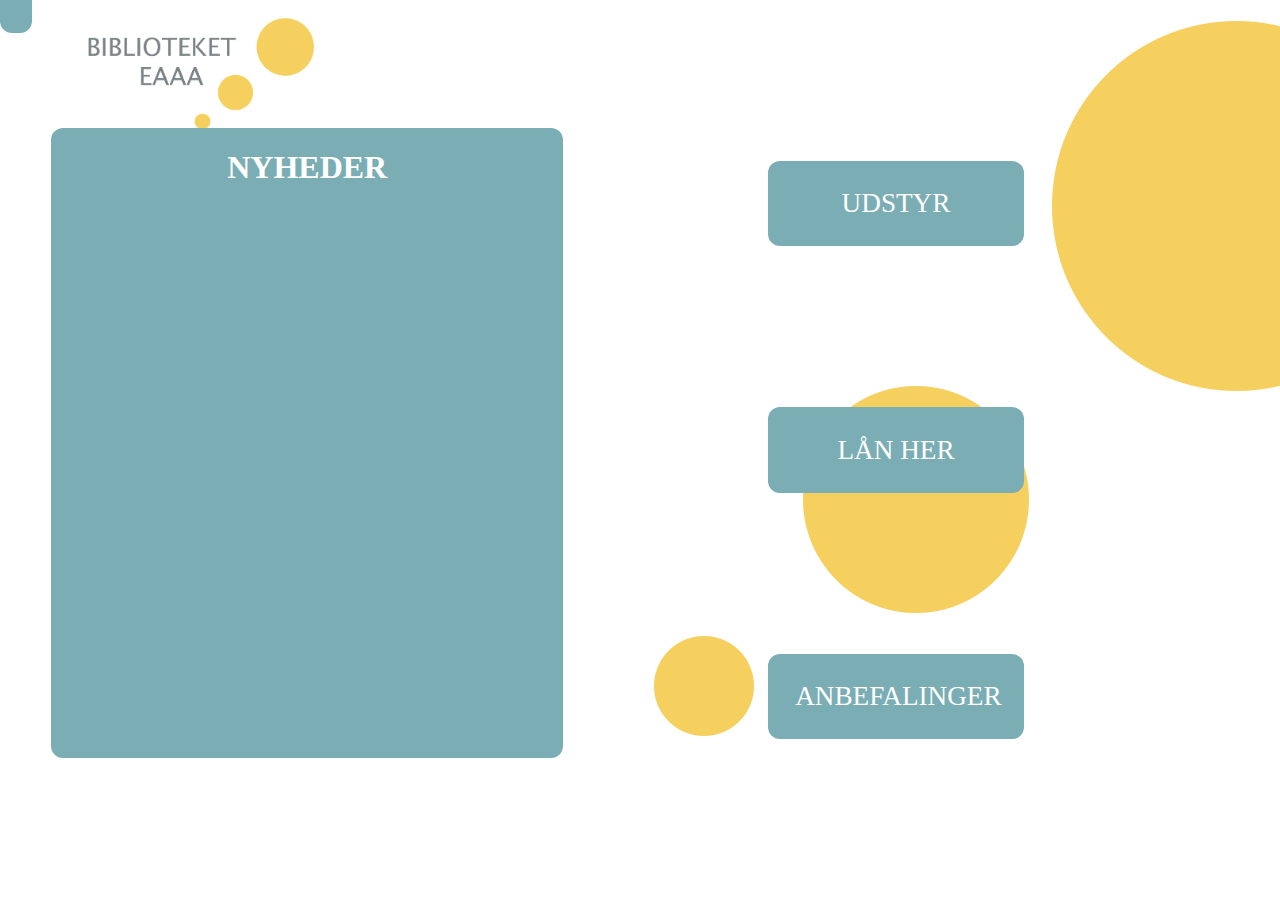
<file: index.html>
<!DOCTYPE html>
    <html lang="en">

    <head>
    <meta charset="utf-8">
    <title>Biblioteket</title>
    <meta name="viewport" content="width=device-width, initial-scale=1.0">
    <link rel="stylesheet" href="css/style.css">
</head>

<body class="fp">
    <a href="index.html"><img class="logo" src="image/logogul.png" alt=""></a>
    <article class="nyheder">
        <h1>NYHEDER</h1>
        <p></p>
    </article>
    <article class="buttons">
        <a class="one" href="udstyr.html">UDSTYR</a>
        <a class="two" href="borrow.html">LÅN HER</a>
        <a class="three" href="anbefalinger.html">ANBEFALINGER</a>
    </article>

</body></html>
</file>
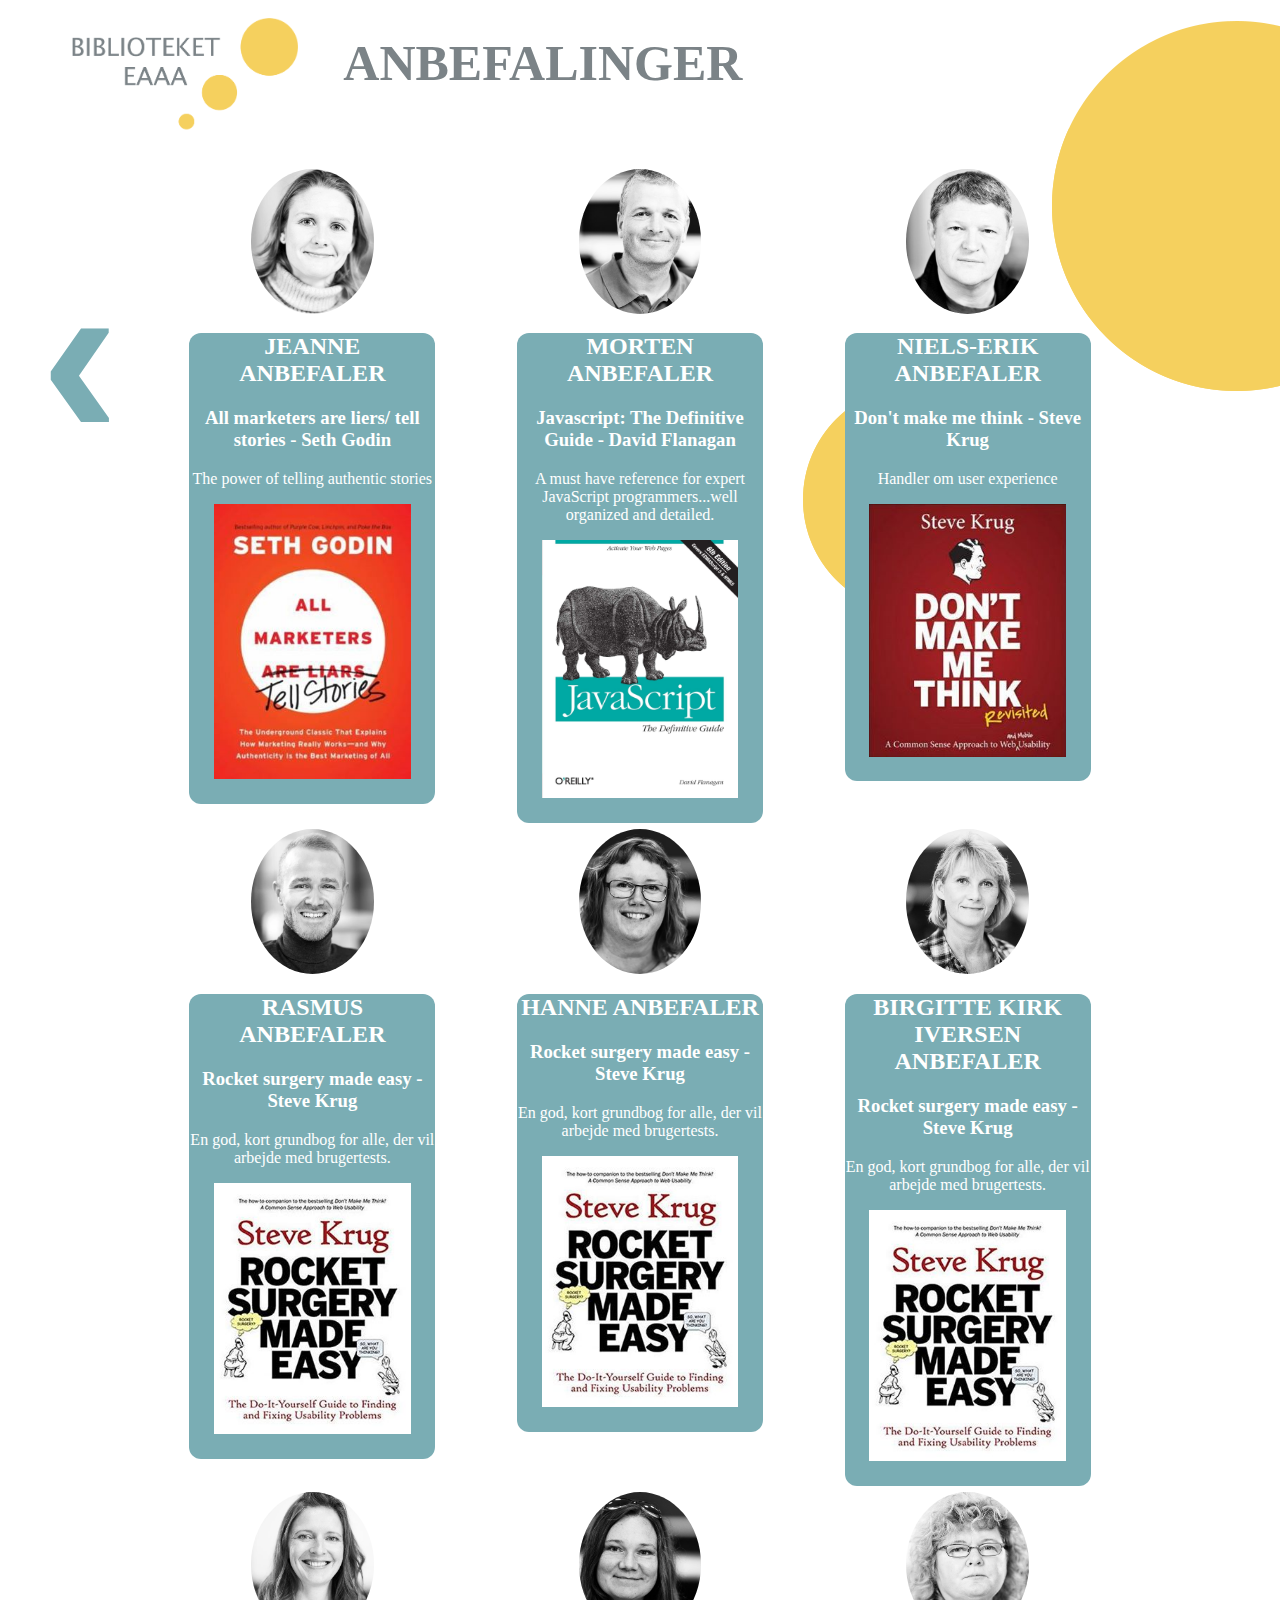
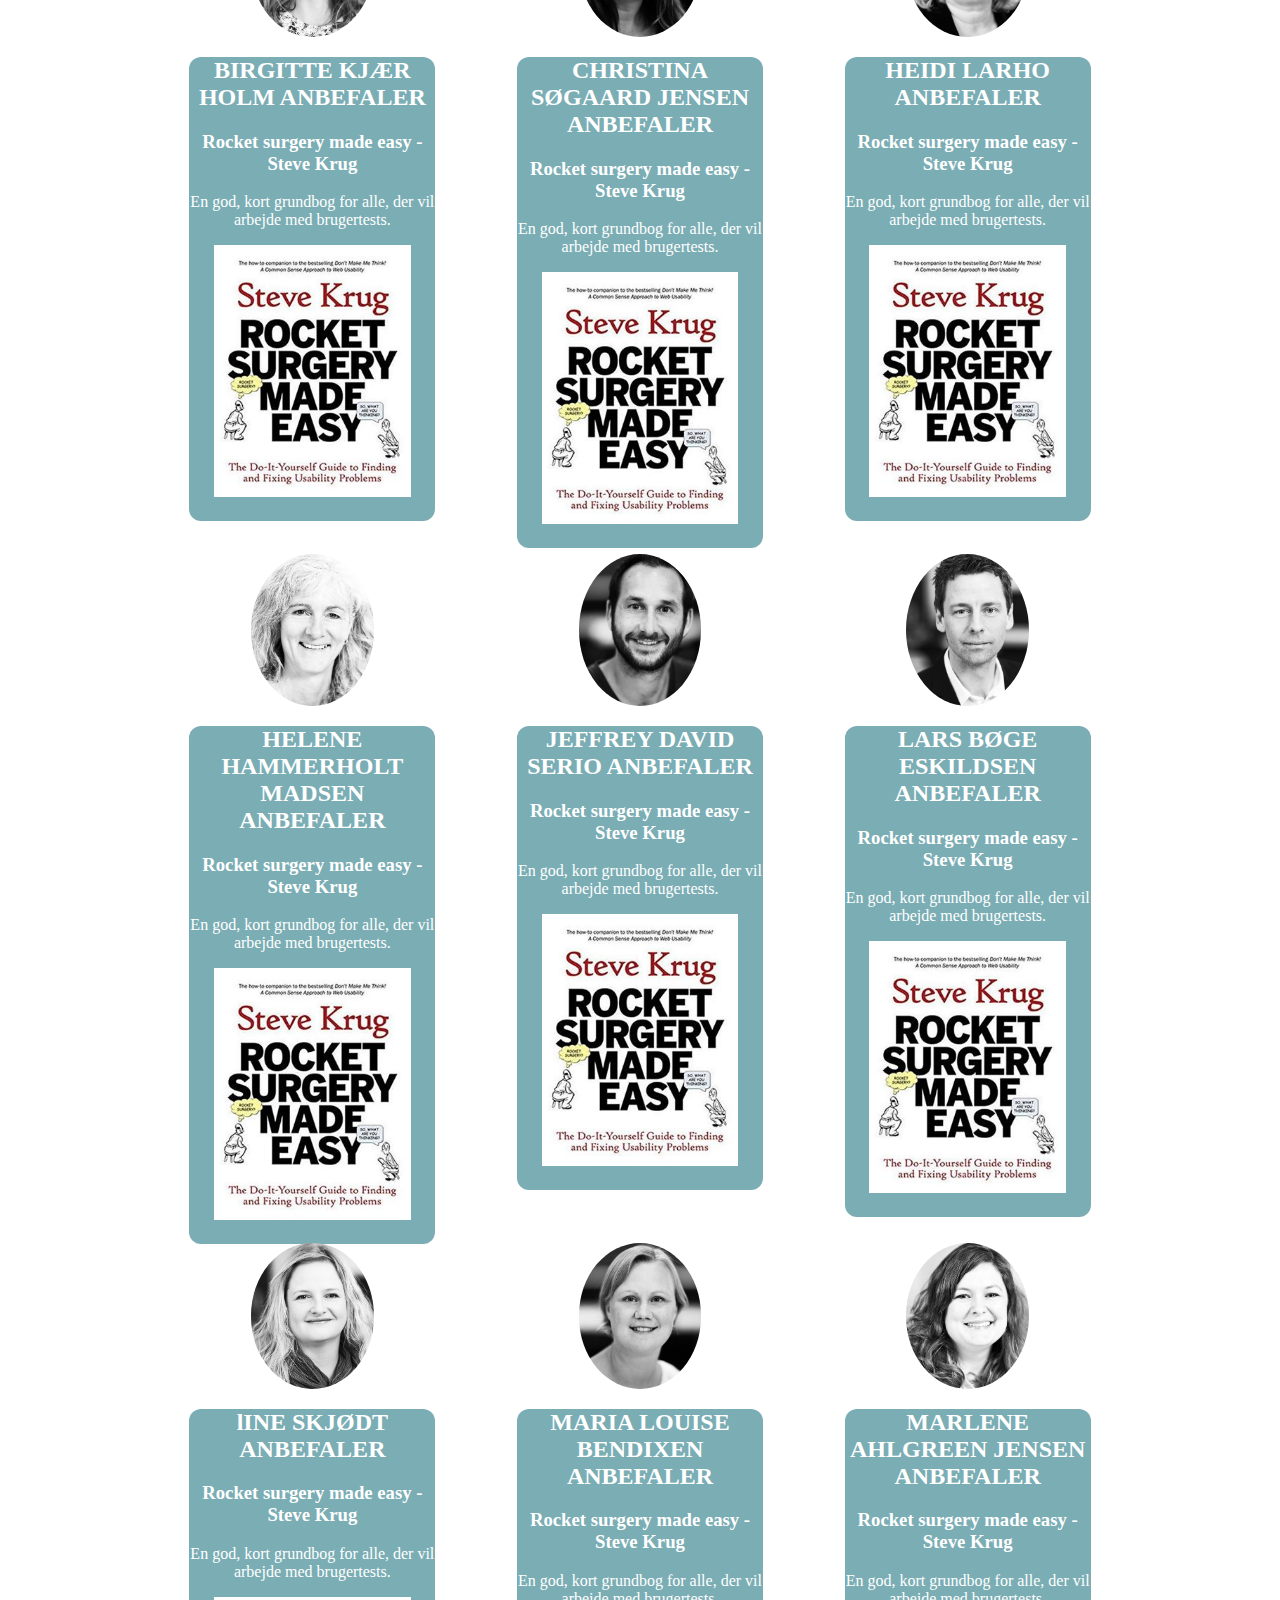
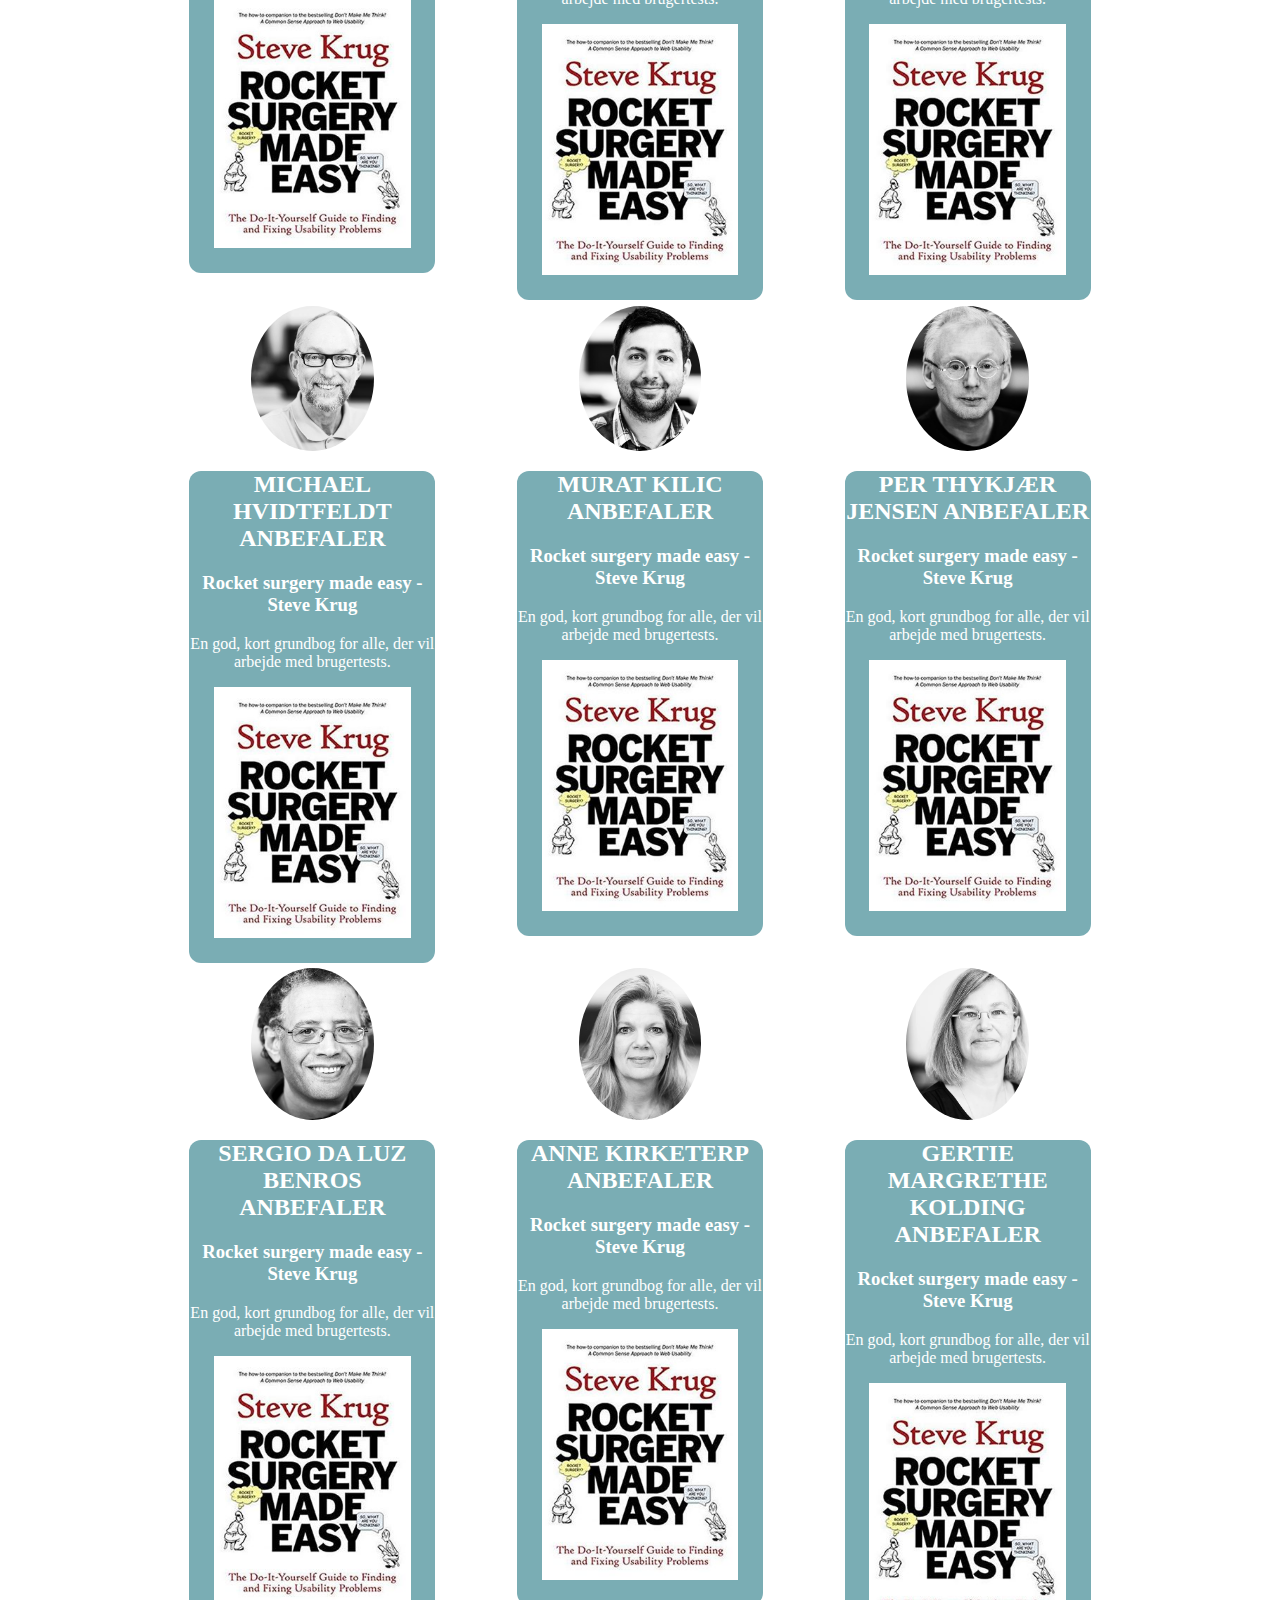
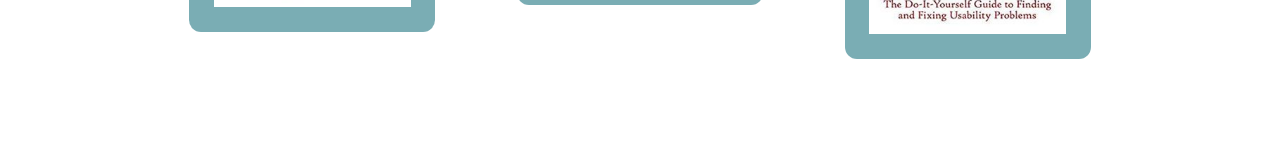
<file: anbefalinger.html>
<!DOCTYPE html>
<html lang="en">

<head>
    <meta charset="utf-8">
    <title>Anbefalinger</title>
    <meta name="viewport" content="width=device-width, initial-scale=1.0">
    <link rel="stylesheet" href="css/style.css">
</head>

<body class="u ab">
    <a href="index.html"><img class="logo" src="image/logogul.png" alt=""></a>
    <a href="index.html" class="arrow">&lsaquo;</a>

        <h1>ANBEFALINGER</h1>

    <article class="anbefalinger">

        <section>
            <img src="image/jeanne.jpg" alt="" class="hoved">
            <div>
                <h2>JEANNE ANBEFALER</h2>
                <h3>All marketers are liers/ tell stories - Seth Godin</h3>
                <p>The power of telling authentic stories</p>
                <img src="image/allmarketers.jpg" alt="">
            </div>
        </section>

        <section>
            <img src="image/morten.jpg" alt="" class="hoved">
            <div>
                <h2>MORTEN ANBEFALER</h2>
                <h3>Javascript: The Definitive Guide - David Flanagan</h3>
                <p>A must have reference for expert JavaScript programmers...well organized and detailed.</p>
                <img src="image/javascriptthedefinitiveguide.jpg" alt="">
            </div>
        </section>

        <section>
            <img src="image/nielserik.jpg" alt="" class="hoved">
            <div>
                <h2>NIELS-ERIK ANBEFALER</h2>
                <h3>Don't make me think - Steve Krug</h3>
                <p>Handler om user experience</p>
                <img src="image/dontmakemethink.jpg" alt="">
            </div>
        </section>

        <section>
            <img src="image/rasmuscederdorff.jpg" alt="" class="hoved">
            <div>
                <h2>RASMUS ANBEFALER</h2>
                <h3>Rocket surgery made easy - Steve Krug</h3>
                <p>En god, kort grundbog for alle, der vil arbejde med brugertests.</p>
                <img src="image/rocketsurgerymadeeasy.jpg" alt="">
            </div>
        </section>

        <section>
            <img src="image/hanneskj%C3%A6rlundandersen.jpg" alt="" class="hoved">
            <div>
                <h2>HANNE ANBEFALER</h2>
                <h3>Rocket surgery made easy - Steve Krug</h3>
                <p>En god, kort grundbog for alle, der vil arbejde med brugertests.</p>
                <img src="image/rocketsurgerymadeeasy.jpg" alt="">
            </div>
        </section>

        <section>
            <img src="image/birgittekirkiversen.jpg" alt="" class="hoved">
            <div>
                <h2>BIRGITTE KIRK IVERSEN ANBEFALER</h2>
                <h3>Rocket surgery made easy - Steve Krug</h3>
                <p>En god, kort grundbog for alle, der vil arbejde med brugertests.</p>
                <img src="image/rocketsurgerymadeeasy.jpg" alt="">
            </div>
        </section>

        <section>
            <img src="image/birgittekjaerholm.jpg" alt="" class="hoved">
            <div>
                <h2>BIRGITTE KJÆR HOLM ANBEFALER</h2>
                <h3>Rocket surgery made easy - Steve Krug</h3>
                <p>En god, kort grundbog for alle, der vil arbejde med brugertests.</p>
                <img src="image/rocketsurgerymadeeasy.jpg" alt="">
            </div>
        </section>

        <section>
            <img src="image/christinasogaardjensen.jpg" alt="" class="hoved">
            <div>
                <h2>CHRISTINA SØGAARD JENSEN ANBEFALER</h2>
                <h3>Rocket surgery made easy - Steve Krug</h3>
                <p>En god, kort grundbog for alle, der vil arbejde med brugertests.</p>
                <img src="image/rocketsurgerymadeeasy.jpg" alt="">
            </div>
        </section>

        <section>
            <img src="image/heidilarho.jpg" alt="" class="hoved">
            <div>
                <h2>HEIDI LARHO ANBEFALER</h2>
                <h3>Rocket surgery made easy - Steve Krug</h3>
                <p>En god, kort grundbog for alle, der vil arbejde med brugertests.</p>
                <img src="image/rocketsurgerymadeeasy.jpg" alt="">
            </div>
        </section>

        <section>
            <img src="image/helenehammerholtmadsen.jpg" alt="" class="hoved">
            <div>
                <h2>HELENE HAMMERHOLT MADSEN ANBEFALER</h2>
                <h3>Rocket surgery made easy - Steve Krug</h3>
                <p>En god, kort grundbog for alle, der vil arbejde med brugertests.</p>
                <img src="image/rocketsurgerymadeeasy.jpg" alt="">
            </div>
        </section>

        <section>
            <img src="image/jeffreydavidserio.jpg" alt="" class="hoved">
            <div>
                <h2>JEFFREY DAVID SERIO ANBEFALER</h2>
                <h3>Rocket surgery made easy - Steve Krug</h3>
                <p>En god, kort grundbog for alle, der vil arbejde med brugertests.</p>
                <img src="image/rocketsurgerymadeeasy.jpg" alt="">
            </div>
        </section>

        <section>
            <img src="image/larsboegeeskildsen.jpg" alt="" class="hoved">
            <div>
                <h2>LARS BØGE ESKILDSEN ANBEFALER</h2>
                <h3>Rocket surgery made easy - Steve Krug</h3>
                <p>En god, kort grundbog for alle, der vil arbejde med brugertests.</p>
                <img src="image/rocketsurgerymadeeasy.jpg" alt="">
            </div>
        </section>

        <section>
            <img src="image/lineskjoedt.jpg" alt="" class="hoved">
            <div>
                <h2>lINE SKJØDT ANBEFALER</h2>
                <h3>Rocket surgery made easy - Steve Krug</h3>
                <p>En god, kort grundbog for alle, der vil arbejde med brugertests.</p>
                <img src="image/rocketsurgerymadeeasy.jpg" alt="">
            </div>
        </section>

        <section>
            <img src="image/marialouisebendixen.jpg" alt="" class="hoved">
            <div>
                <h2>MARIA LOUISE BENDIXEN ANBEFALER</h2>
                <h3>Rocket surgery made easy - Steve Krug</h3>
                <p>En god, kort grundbog for alle, der vil arbejde med brugertests.</p>
                <img src="image/rocketsurgerymadeeasy.jpg" alt="">
            </div>
        </section>

        <section>
            <img src="image/marleneahlgreenjensen.jpg" alt="" class="hoved">
            <div>
                <h2>MARLENE AHLGREEN JENSEN ANBEFALER</h2>
                <h3>Rocket surgery made easy - Steve Krug</h3>
                <p>En god, kort grundbog for alle, der vil arbejde med brugertests.</p>
                <img src="image/rocketsurgerymadeeasy.jpg" alt="">
            </div>
        </section>

        <section>
            <img src="image/michaelhvidtfeldt.jpg" alt="" class="hoved">
            <div>
                <h2>MICHAEL HVIDTFELDT ANBEFALER</h2>
                <h3>Rocket surgery made easy - Steve Krug</h3>
                <p>En god, kort grundbog for alle, der vil arbejde med brugertests.</p>
                <img src="image/rocketsurgerymadeeasy.jpg" alt="">
            </div>
        </section>

        <section>
            <img src="image/muratkilic.jpg" alt="" class="hoved">
            <div>
                <h2>MURAT KILIC ANBEFALER</h2>
                <h3>Rocket surgery made easy - Steve Krug</h3>
                <p>En god, kort grundbog for alle, der vil arbejde med brugertests.</p>
                <img src="image/rocketsurgerymadeeasy.jpg" alt="">
            </div>
        </section>

        <section>
            <img src="image/perthykjaerjensen.jpg" alt="" class="hoved">
            <div>
                <h2>PER THYKJÆR JENSEN ANBEFALER</h2>
                <h3>Rocket surgery made easy - Steve Krug</h3>
                <p>En god, kort grundbog for alle, der vil arbejde med brugertests.</p>
                <img src="image/rocketsurgerymadeeasy.jpg" alt="">
            </div>
        </section>

        <section>
            <img src="image/sergiodaluzbenros.jpg" alt="" class="hoved">
            <div>
                <h2>SERGIO DA LUZ BENROS ANBEFALER</h2>
                <h3>Rocket surgery made easy - Steve Krug</h3>
                <p>En god, kort grundbog for alle, der vil arbejde med brugertests.</p>
                <img src="image/rocketsurgerymadeeasy.jpg" alt="">
            </div>
        </section>

        <section>
            <img src="image/annekirketerp.jpg" alt="" class="hoved">
            <div>
                <h2>ANNE KIRKETERP ANBEFALER</h2>
                <h3>Rocket surgery made easy - Steve Krug</h3>
                <p>En god, kort grundbog for alle, der vil arbejde med brugertests.</p>
                <img src="image/rocketsurgerymadeeasy.jpg" alt="">
            </div>
        </section>

        <section>
            <img src="image/gertiemargrethekoldingjensen.jpg" alt="" class="hoved">
            <div>
                <h2>GERTIE MARGRETHE KOLDING ANBEFALER</h2>
                <h3>Rocket surgery made easy - Steve Krug</h3>
                <p>En god, kort grundbog for alle, der vil arbejde med brugertests.</p>
                <img src="image/rocketsurgerymadeeasy.jpg" alt="">
            </div>
        </section>
    </article>
</body>

</html>
</file>
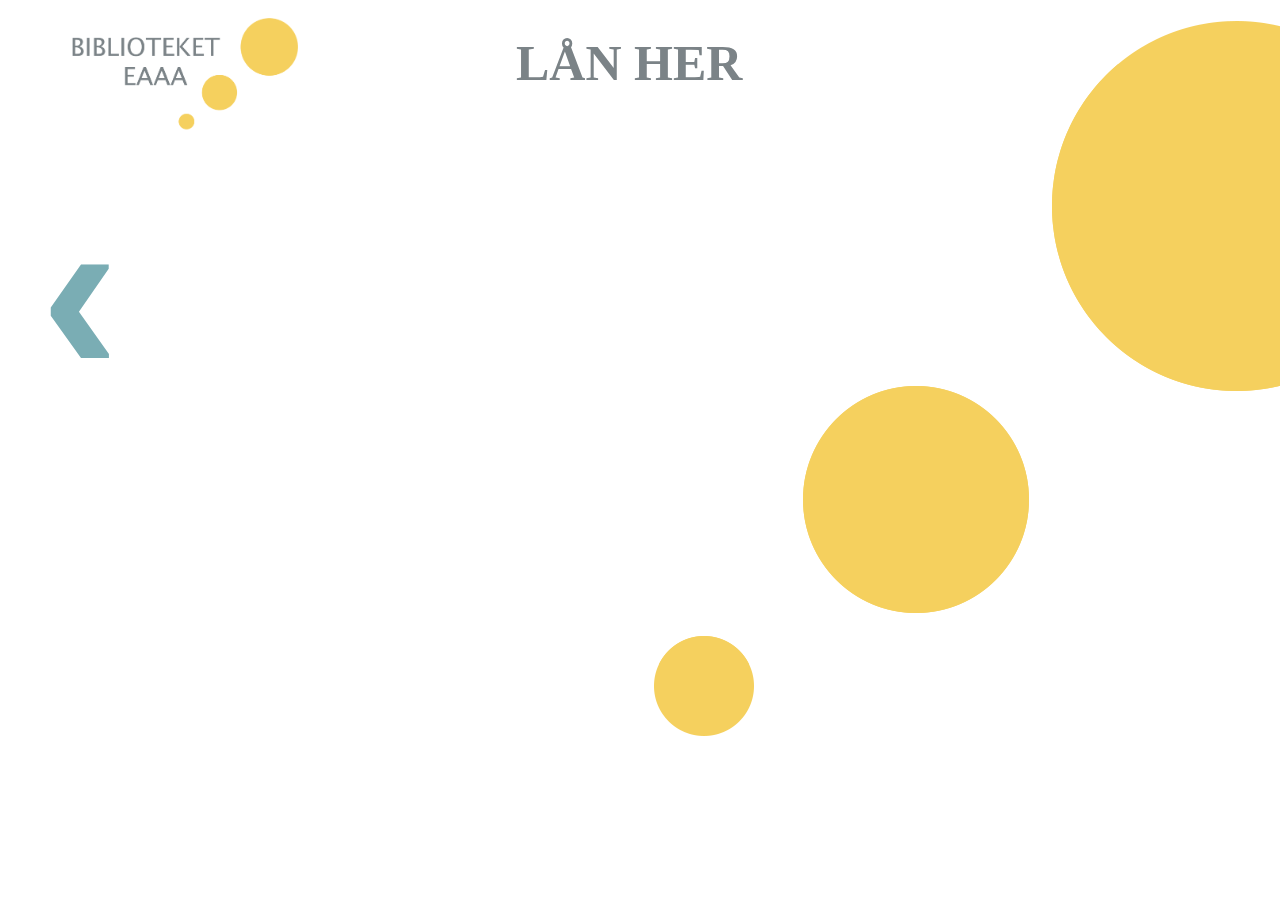
<file: borrow.html>
<!DOCTYPE html>
    <html lang="en">

    <head>
    <meta charset="utf-8">
    <title>Biblioteket</title>
    <meta name="viewport" content="width=device-width, initial-scale=1.0">
    <link rel="stylesheet" href="css/style.css">
</head>

<body class="u bo">
    <a href="index.html"><img class="logo" src="image/logogul.png" alt=""></a>
    <a href="index.html" class="arrow">&lsaquo;</a>

    <article>
        <h1>LÅN HER</h1>
        <iframe src="https://eaaa.reindex.net/EAAA/main/Landing.php" frameborder="0"></iframe>
        <noframes>
            <p>Din browser understøtter ikke frames</p>
        </noframes>
    </article>

</body></html>
</file>
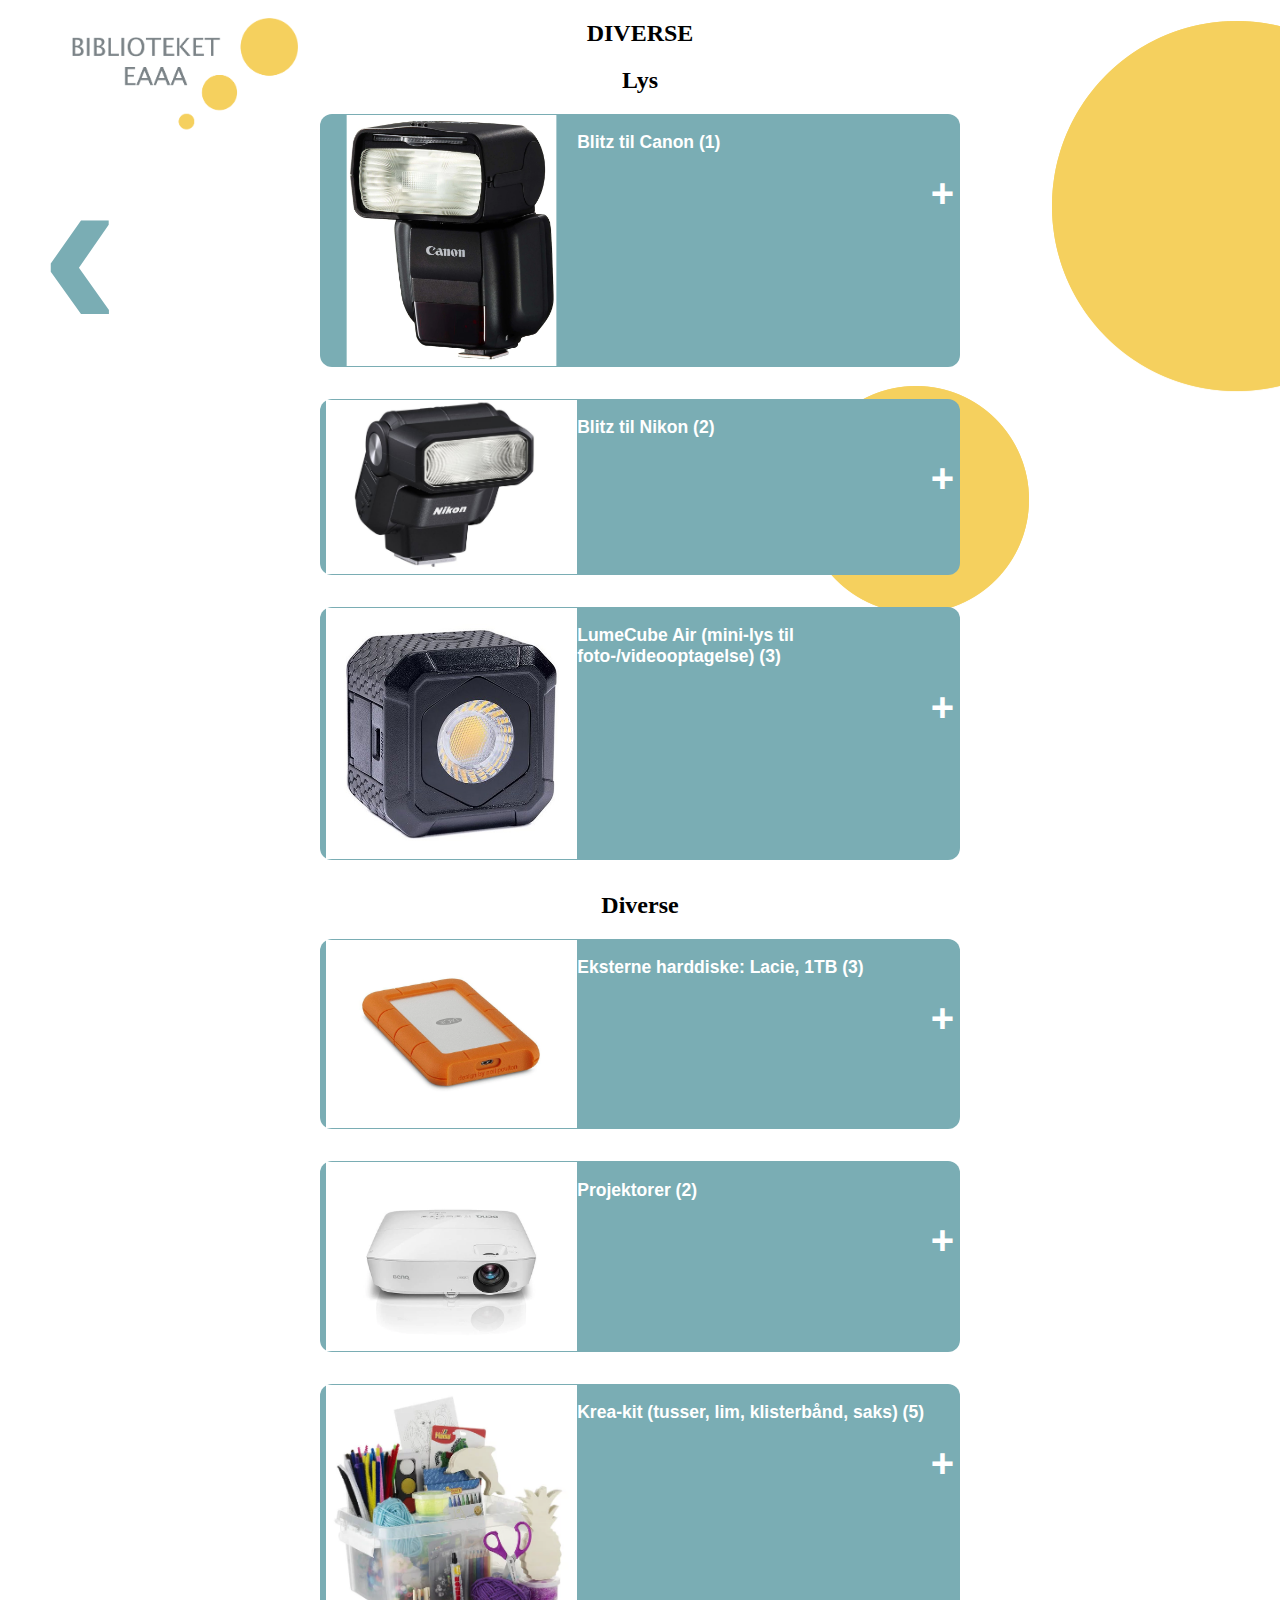
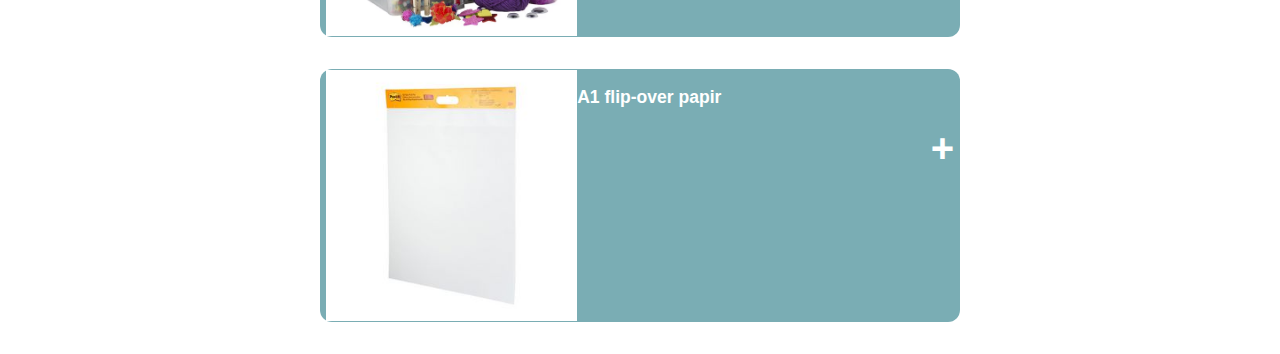
<file: diverse.html>
<!DOCTYPE html>
<html lang="en">

<head>
    <meta charset="utf-8">
    <title>Udlån</title>
    <meta name="viewport" content="width=device-width, initial-scale=1.0">
    <link rel="stylesheet" href="css/style.css">
</head>

<body class="di u un">
    <a href="index.html"><img class="logo" src="image/logogul.png" alt=""></a>
    <a href="udstyr.html" class="arrow">&lsaquo;</a>
    <article class="diverse">

        <h2>DIVERSE</h2>
        <h2>Lys</h2>
        <section>
            <button class="collapsible">
                <img src="image/blitzcanon.jpg" alt="">
                <h3>Blitz til Canon (1)</h3>
            </button>
            <div class="content"> </div>
        </section>

        <section>
            <button class="collapsible">
                <img src="image/blitznikon.jpg" alt="">
                <h3>Blitz til Nikon (2)</h3>
            </button>
            <div class="content"> </div>
        </section>

        <section>
            <button class="collapsible">
                <img src="image/lumecubeair.jpg" alt="">
                <h3>LumeCube Air (mini-lys til foto-/videooptagelse) (3)</h3>
            </button>
            <div class="content"> </div>
        </section>

        <h2>Diverse</h2>
        <section>
            <button class="collapsible">
                <img src="image/lacie1tb.jpg" alt="">
                <h3>Eksterne harddiske: Lacie, 1TB (3)</h3>
            </button>
            <div class="content"> </div>
        </section>

        <section>
            <button class="collapsible">
                <img src="image/projektorer.jpg" alt="">
                <h3>Projektorer (2)</h3>
            </button>
            <div class="content"> </div>
        </section>

        <section>
            <button class="collapsible">
                <img src="image/kreakit.jpg" alt="">
                <h3>Krea-kit (tusser, lim, klisterbånd, saks) (5)</h3>
            </button>
            <div class="content"> </div>
        </section>

        <section>
            <button class="collapsible">
                <img src="image/a1flipover.jpg" alt="">
                <h3>A1 flip-over papir</h3>
            </button>
            <div class="content"> </div>
        </section>
    </article>
    <script src="js/script.js"></script>
</body></html>
</file>
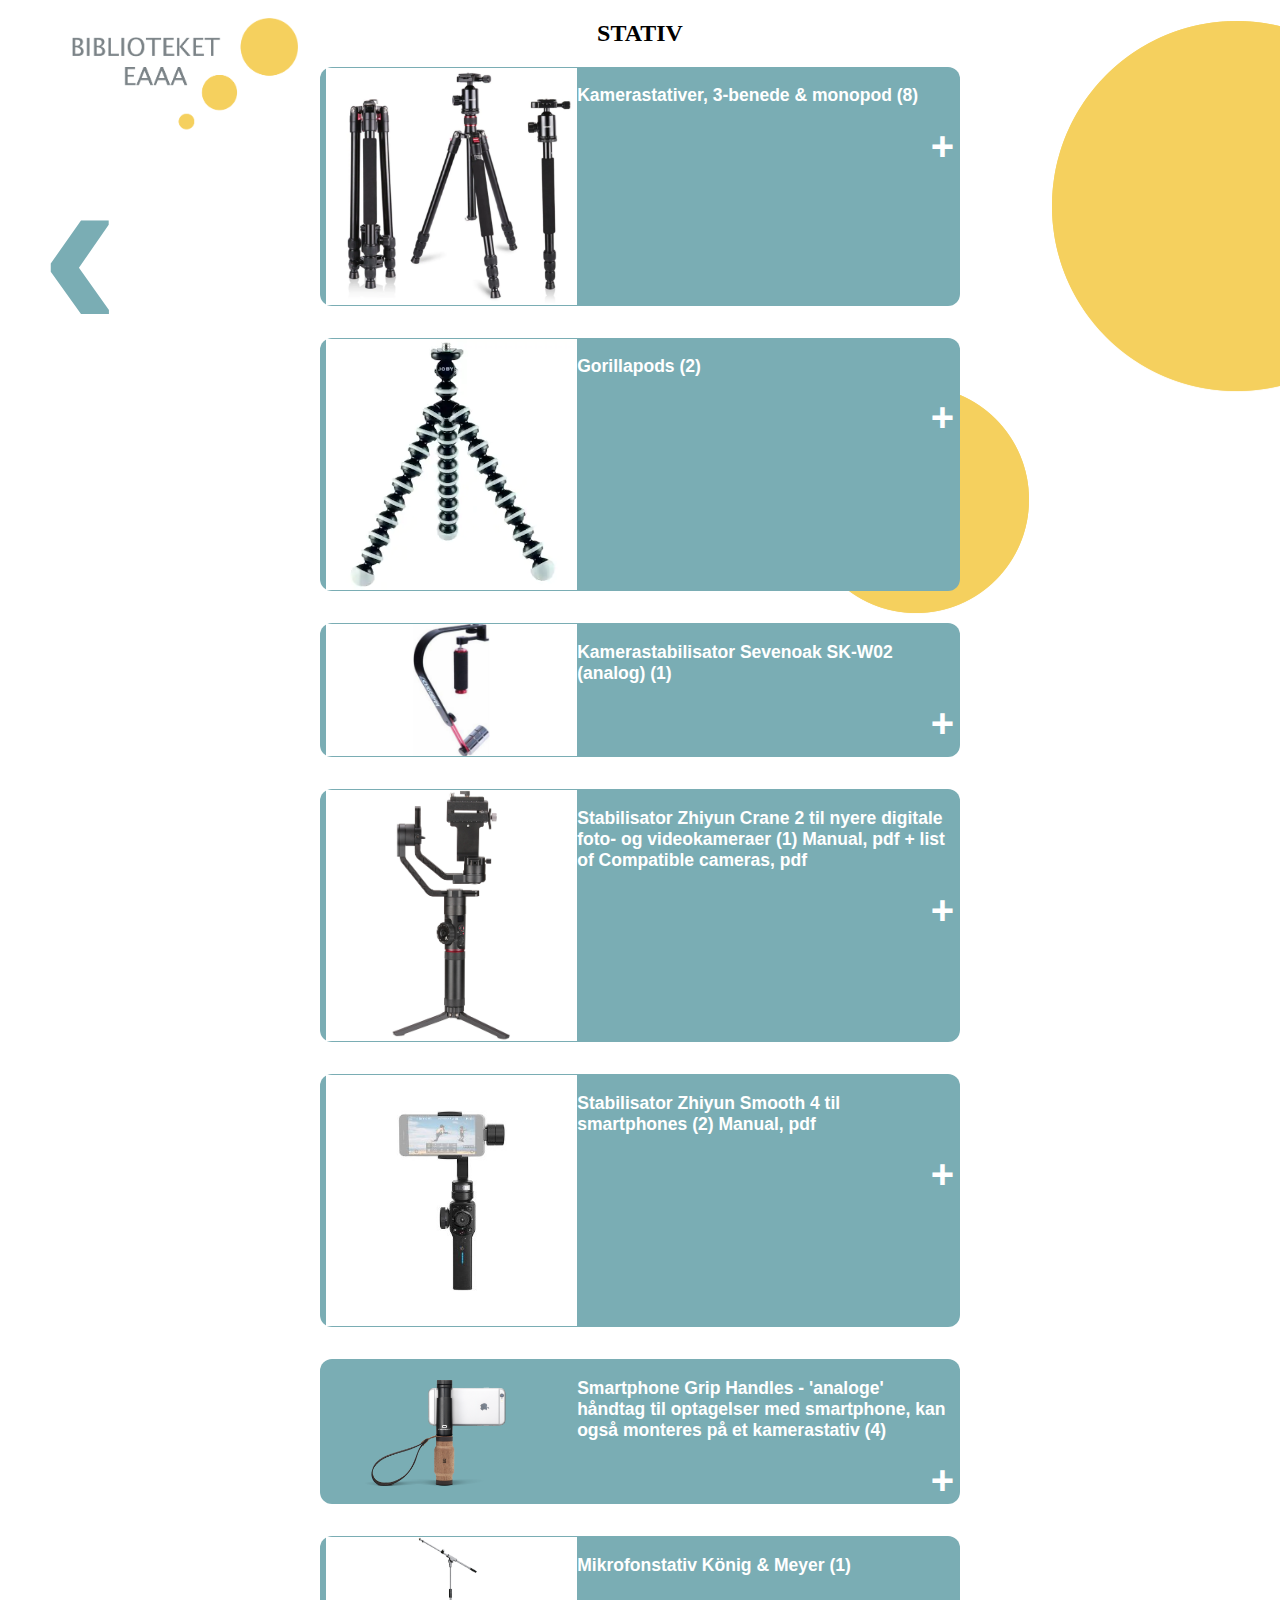
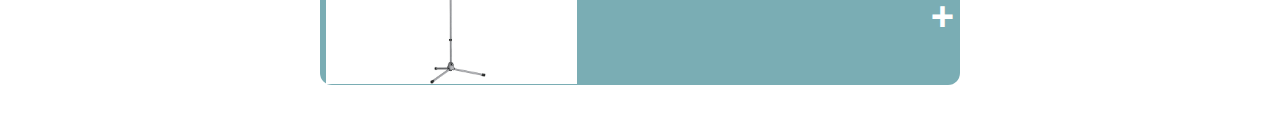
<file: stativ.html>
<!DOCTYPE html>
    <html lang="en">

    <head>
    <meta charset="utf-8">
    <title>Udlån</title>
    <meta name="viewport" content="width=device-width, initial-scale=1.0">
    <link rel="stylesheet" href="css/style.css">
</head>

<body class="st u un">
    <a href="index.html"><img class="logo" src="image/logogul.png" alt=""></a>
    <a href="udstyr.html" class="arrow">&lsaquo;</a>
    <article class="borrow">

        <h2>STATIV</h2>

        <section>
            <button class="collapsible">
                <img src="image/kamerstativmonopod.jpg" alt="">
                <h3>Kamerastativer, 3-benede &amp; monopod (8)</h3>
            </button>
            <div class="content">
            </div>
        </section>

        <section>
            <button class="collapsible">
                <img src="image/gorillapod.jpg" alt="">
                <h3>Gorillapods (2)</h3>
            </button>
            <div class="content">
            </div>
        </section>

        <section>
            <button class="collapsible">
                <img src="image/SevenoakSKW02.jpg" alt="">
                <h3>Kamerastabilisator Sevenoak SK-W02 (analog) (1)</h3>
            </button>
            <div class="content">
            </div>
        </section>

        <section>
            <button class="collapsible">
                <img src="image/zhiyuncrane2.jpg" alt="">
                <h3>Stabilisator Zhiyun Crane 2 til nyere digitale foto- og videokameraer (1) Manual, pdf + list of Compatible cameras, pdf</h3>
            </button>
            <div class="content">
            </div>
        </section>

        <section>
            <button class="collapsible">
                <img src="image/zhiyunsmooth4.jpg" alt="">
                <h3>Stabilisator Zhiyun Smooth 4 til smartphones (2) Manual, pdf</h3>
            </button>
            <div class="content">
            </div>
        </section>

        <section>
            <button class="collapsible">
                <img src="image/smartphonegriphandles.jpg" alt="">
                <h3>Smartphone Grip Handles - 'analoge' håndtag til optagelser med smartphone, kan også monteres på et kamerastativ (4)</h3>
            </button>
            <div class="content">
            </div>
        </section>

        <section>
            <button class="collapsible">
                <img src="image/mikrofonstativkoenigmeyer.jpg" alt="">
                <h3>Mikrofonstativ König &amp; Meyer (1)</h3>
            </button>
            <div class="content">
            </div>
        </section>
    </article>
    <script src="js/script.js"></script>
</body></html>
</file>
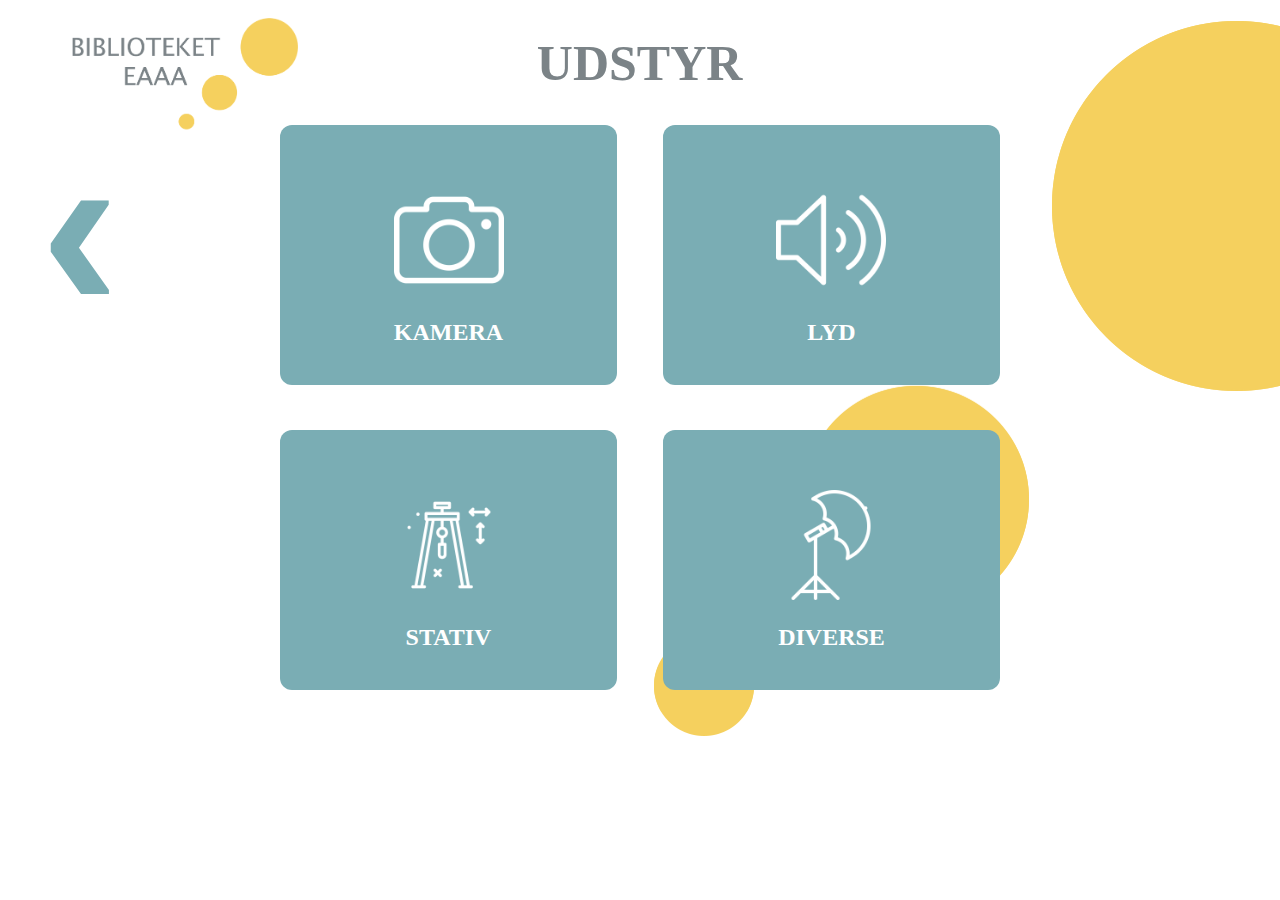
<file: udstyr.html>
<!DOCTYPE html>
<html lang="en">

<head>
    <meta charset="utf-8">
    <title>Udlån</title>
    <meta name="viewport" content="width=device-width, initial-scale=1.0">
    <link rel="stylesheet" href="css/style.css">
</head>

<body class="ud u">
    <a href="index.html"><img class="logo" src="image/logogul.png" alt=""></a>
    <a href="index.html" class="arrow">&lsaquo;</a>
    <article class="oversigt">
        <h1>UDSTYR</h1>
        <a href="kamera.html">
            <img src="image/kamera.png" alt="">
            <h2>KAMERA</h2>
        </a>
        <a href="lyd.html">
            <img src="image/lyd.png" alt="">
            <h2>LYD</h2>
        </a>
        <a href="stativ.html">
            <img src="image/stativ.png" alt="">
            <h2>STATIV</h2>
        </a>
        <a href="diverse.html">
            <img src="image/diverse.png" alt="">
            <h2>DIVERSE</h2>
        </a>
    </article>
    <script src="js/script.js"></script>
</body></html>
</file>
<file: css/style.css>
/* colors
yellow: #f5d05e
blue: #7aadb4 */

html,
body {
    margin: 0;
    padding: 0;
    box-sizing: border-box;
    font-family: lucida sans;
    background-image: url(/image/boblergule.png);
    background-repeat: no-repeat;
    background-attachment: fixed;
}

.logo {
    width: 20%;
    padding-left: 50px;
    top: -1em;
    position: absolute;
}

/* undersider */

.arrow {
    position: fixed;
    left: 40px;
    font-size: 15em;
    text-decoration: none;
    color: #7aadb4;
    font-weight: bolder;
    font-family: sans-serif;
    padding-top: 90px;
}

.u h1 {
    position: absolute;
    top: 0;
    font-size: 50px;
    right: 42%;
    color: #7b8387;
}


/*  Frontpage */

.fp article {
    position: absolute;
    width: 40%;
    height: 100%;
}

.fp article h1 {
    text-align: center;
}

.fp .nyheder {
    background-color: #7aadb4;
    border-radius: 12px;
    margin: 10% 4% 4% 4%;
    height: 70%;
    color: white;
}

.fp .buttons {
    display: flex;
    flex-direction: column;
    width: 20%;
    justify-content: space-evenly;
    font-size: 1.7em;
    right: 20%;
}

.fp a {
    color: white;
    background-color: #7aadb4;
    text-align: center;
    text-decoration: none;
    padding: 1em;
    border-radius: 12px;
}

/* borrow */

.bo iframe {
    width: 50%;
    height: 600px;
    margin: auto;
    display: block;
    margin-top: 5%;
}

/* anbefalinger */

.ab .hoved {
    border-radius: 50%;
    width: 50%;
    height: 25%;
    object-fit: cover;
}

.ab article {
    color: white;
    text-align: center;
    display: flex;
    flex-wrap: wrap;
    justify-content: center;
    margin: 10%;
}

.ab section {
    width: 24%;
    margin: 4%;
}

.ab section div {
    background-color: #7aadb4;
    border-radius: 12px;
}

.ab section img {
    display: block;
    margin: auto;
}

.ab section div img {
    width: 80%;
    padding-bottom: 10%;

}

/* udstyr */

.ud article {
    display: flex;
    flex-wrap: wrap;
    justify-content: center;
    padding: 8% 6% 0 6%;
}

.ud .oversigt a {
    background-color: #7aadb4;
    border-radius: 12px;
    width: 30%;
    height: 260px;
    margin: 2%;
    text-align: center;
    color: white;
    text-decoration: none;
}

.ud .oversigt img {
    width: 110px;
    padding-top: 60px;
}


/* UNDERSIDER */

.un article h2 {
    text-align: center;
}

.collapsible {
    background-color: #7aadb4;
    color: white;
    cursor: pointer;
    border: none;
    text-align: left;
    outline: none;
    font-size: 15px;
    border-radius: 12px;
    width: 100%;
}

.active,
.collapsible:hover {
    background-color: #7aadb4;
}

.collapsible:after {
    content: '\002B';
    color: white;
    font-weight: bold;
    font-size: 40px;
    float: right;
    margin-left: 5px;
}

.active:after {
    content: "\2212";
}

.content {
    margin: auto;
    max-height: 0;
    overflow: hidden;
    transition: max-height 0.2s ease-out;
    background-color: #f1f1f1;
    border-radius: 12px;
}


.un article img {
    max-width: 40%;
    max-height: 400px;
    float: left;
}

.un article section {
    width: 50%;
    margin: auto;
    border-radius: 12px;
    margin-bottom: 2em;
}

.un article button {
}
</file>
